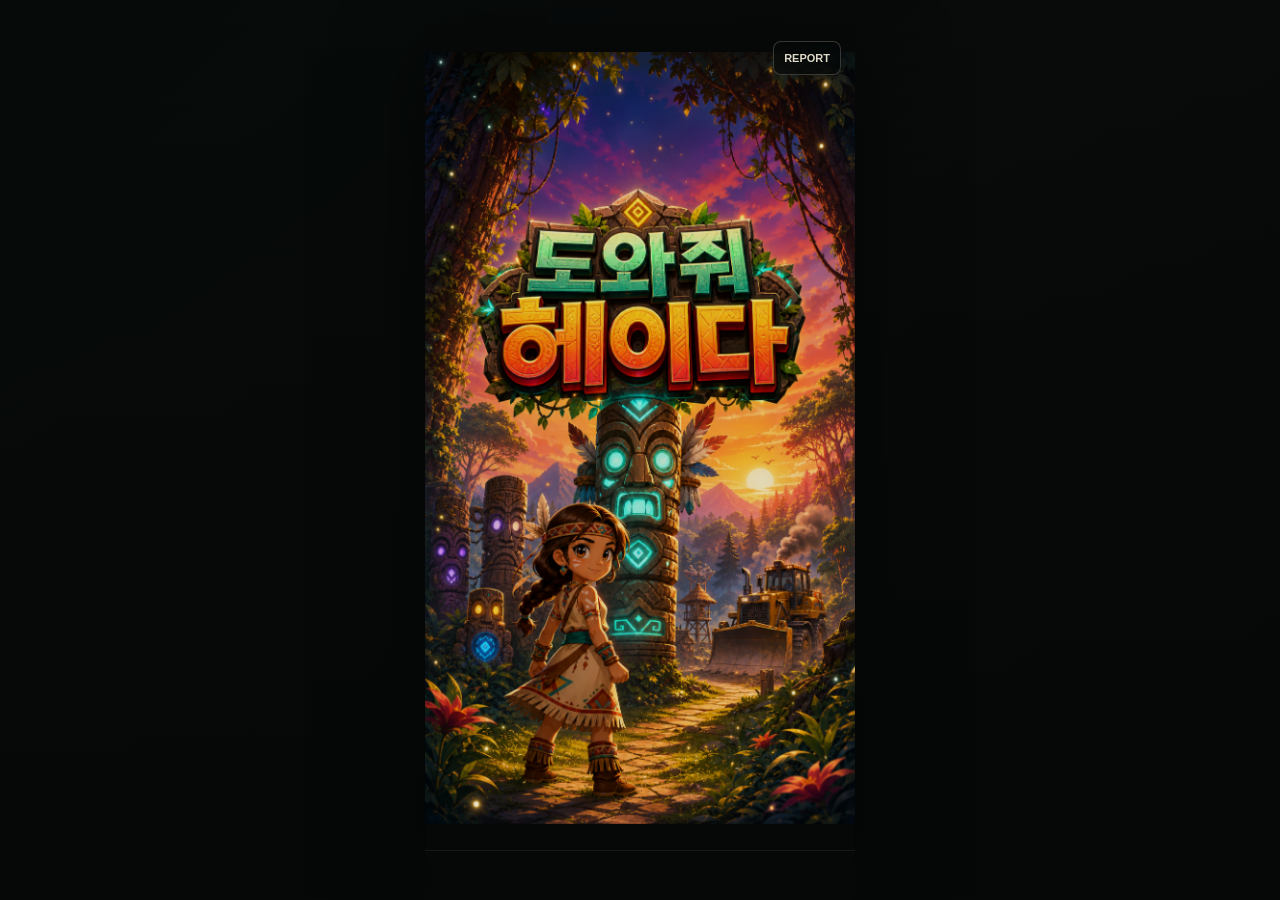
<file: index.html>
<!doctype html>
<html lang="ko">
  <head>
    <meta charset="utf-8">
    <meta name="viewport" content="width=device-width, initial-scale=1">
    <meta http-equiv="refresh" content="0; url=./games/help-me-heyda-modern/public/index.html">
    <title>도와줘 헤이다 2026</title>
    <style>
      body {
        display: grid;
        min-height: 100vh;
        margin: 0;
        place-items: center;
        background: #11130f;
        color: #f4f0df;
        font-family: Arial, "Apple SD Gothic Neo", "Malgun Gothic", sans-serif;
      }

      a {
        color: #f0d76c;
      }
    </style>
  </head>
  <body>
    <main>
      <p>도와줘 헤이다 2026으로 이동 중입니다.</p>
      <p><a href="./games/help-me-heyda-modern/public/index.html">바로 열기</a></p>
      <p><a href="./games/help-me-heyda/public/index.html">원작 복원판 보기</a></p>
    </main>
  </body>
</html>
</file>
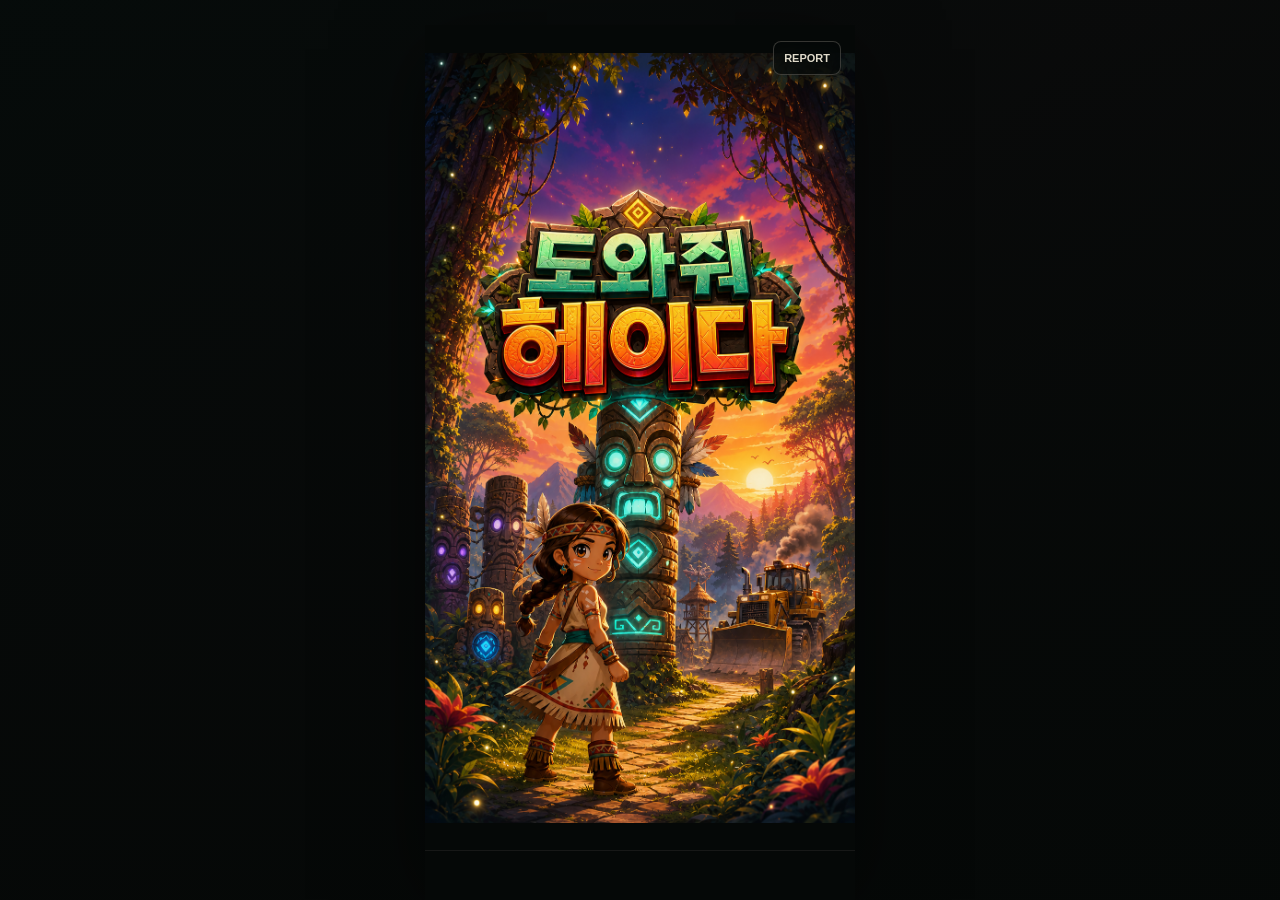
<file: games/help-me-heyda-modern/public/index.html>
<!doctype html>
<html lang="ko">
  <head>
    <meta charset="utf-8">
    <meta name="viewport" content="width=device-width, initial-scale=1, viewport-fit=cover">
    <meta name="theme-color" content="#050807">
    <meta name="mobile-web-app-capable" content="yes">
    <meta name="apple-mobile-web-app-capable" content="yes">
    <meta name="apple-mobile-web-app-title" content="도와줘 헤이다 2026">
    <link rel="manifest" href="manifest.webmanifest">
    <link rel="apple-touch-icon" href="assets/title_modi.png">
    <title>도와줘 헤이다 2026</title>
    <link rel="stylesheet" href="../src/styles.css">
  </head>
  <body>
    <main class="app" aria-label="도와줘 헤이다 2026">
      <canvas id="scene" aria-label="게임 화면"></canvas>
      <a
        class="report-link"
        href="report.html"
        aria-label="베타 오류 보고"
      >Report</a>

      <section class="screen intro is-active" data-screen="intro">
        <button class="title-mark" data-action="open-menu" aria-label="메인 메뉴로 이동">
          <img src="assets/title_modi.png" alt="도와줘 헤이다">
        </button>
      </section>

      <section class="screen menu" data-screen="menu">
        <div class="menu-art" aria-label="메인 메뉴">
          <img src="assets/menu-art-2026.png" alt="">
          <button class="menu-hotspot story" data-action="story" aria-label="스토리모드"></button>
          <button class="menu-hotspot survival" data-action="survival" aria-label="서바이벌모드"></button>
          <button class="menu-hotspot help" data-action="help" aria-label="도움말"></button>
          <button class="menu-hotspot option" data-action="option" aria-label="설정"></button>
        </div>
      </section>

      <section class="screen story-screen" data-screen="story">
        <figure class="story-cut">
          <img id="chapterImage" src="assets/story1.png" alt="">
        </figure>
        <div class="chapter-kicker" id="chapterKicker">Chapter 1</div>
        <h1 id="chapterTitle">토템을 깨우는 길</h1>
        <p id="chapterText"></p>
        <div class="story-actions">
          <button data-action="open-menu" aria-label="메인 메뉴로 돌아가기">Menu</button>
          <button data-action="prev-chapter" aria-label="이전 이야기">Prev</button>
          <button data-action="next-chapter" aria-label="다음 이야기">Next</button>
          <button class="primary-button" data-action="start-chapter">Start</button>
        </div>
      </section>

      <section class="screen story-choice-screen" data-screen="story-choice">
        <h1>스토리모드</h1>
        <p>저장된 진행 기록이 있습니다. 이어서 플레이하면 기록된 스테이지로 바로 이동하고, 처음부터 시작하면 스토리 장면부터 다시 봅니다.</p>
        <div class="story-choice-actions">
          <button class="primary-button" data-action="continue-story">이어하기</button>
          <button data-action="restart-story">처음부터</button>
          <button data-action="open-menu">Menu</button>
        </div>
      </section>

      <section class="screen survival-intro-screen" data-screen="survival-intro">
        <h1>서바이벌모드</h1>
        <p>불도저가 일정 시간마다 새 줄을 밀어 올립니다. 아래 수집줄에 같은 토템이 연속 4개 이상 모이면 즉시 사라지고, 콤보와 점수를 얻습니다.

수집줄 7칸이 다 찼는데 연속 4개가 없으면 그 줄이 그대로 위로 올라가 압박이 됩니다. Rush는 기다리지 않고 새 줄을 바로 부르는 버튼이며, 성공하면 보너스 점수를 얻지만 보드도 더 빨리 위험해집니다.</p>
        <div class="survival-intro-actions">
          <button data-action="open-menu">Menu</button>
          <button class="primary-button" data-action="start-survival">Start</button>
        </div>
      </section>

      <section class="screen help-screen" data-screen="help">
        <div class="help-demo" aria-label="게임 방법 예시 화면">
          <div class="help-demo-hud">
            <span><b>Time</b>86</span>
            <span><b>Score</b>1240</span>
            <span><b>Combo</b>2</span>
          </div>
          <div class="help-demo-actions" aria-label="플레이 중 버튼">
            <span>Pause</span>
            <span>Menu</span>
            <span>Rush</span>
          </div>
          <div class="help-board" aria-hidden="true">
            <div class="help-row">
              <span class="help-hero"></span>
              <span class="help-tile leaf"></span>
              <span class="help-tile sun"></span>
              <span class="help-tile wave"></span>
              <span class="help-tile mountain"></span>
              <span class="help-tile leaf"></span>
              <span class="help-tile cloud"></span>
            </div>
            <div class="help-row is-target">
              <span class="help-hero">헤</span>
              <span class="help-tile leaf is-push"></span>
              <span class="help-tile leaf"></span>
              <span class="help-tile sun"></span>
              <span class="help-tile wave"></span>
              <span class="help-tile mountain"></span>
              <span class="help-tile cloud"></span>
            </div>
            <div class="help-row">
              <span class="help-hero"></span>
              <span class="help-tile wave"></span>
              <span class="help-tile mountain"></span>
              <span class="help-tile sun"></span>
              <span class="help-tile cloud"></span>
              <span class="help-tile leaf"></span>
              <span class="help-tile wave"></span>
            </div>
            <div class="help-row help-bottom-row">
              <span class="help-hero"></span>
              <span class="help-tile leaf is-match"></span>
              <span class="help-tile leaf is-match"></span>
              <span class="help-tile leaf is-next"></span>
              <span class="help-slot"></span>
              <span class="help-slot"></span>
              <span class="help-slot"></span>
            </div>
            <span class="help-arrow">↓</span>
          </div>
        </div>
        <h1>게임 방법</h1>
        <div class="help-steps">
          <p><b>1</b> 원하는 줄을 터치하면 헤이다가 그 줄로 이동합니다.</p>
          <p><b>2</b> 같은 줄을 다시 터치하면 맨 앞 토템을 아래 수집줄로 밀어냅니다.</p>
          <p><b>3</b> 스토리모드는 스테이지마다 정해진 개수만큼 같은 토템을 모아 보드의 모든 토템을 없애면 클리어합니다.</p>
          <p><b>4</b> 서바이벌모드는 수집줄에 같은 토템이 연속 4개 이상 모이면 즉시 사라지고, 콤보 점수를 얻습니다.</p>
          <p><b>5</b> 서바이벌에서 수집줄이 가득 찼는데 연속 4개가 없으면 그 줄이 그대로 위로 올라갑니다.</p>
          <p><b>6</b> Rush는 새 줄을 바로 부르는 버튼입니다. 기다리는 시간을 줄여 보너스를 얻지만, 보드가 더 빨리 차오릅니다.</p>
        </div>
        <button class="primary-button" data-action="open-menu">Menu</button>
      </section>

      <section class="screen settings-screen" data-screen="settings">
        <h1 data-secret-stage-trigger>설정</h1>
        <p>미션모드가 개발 중입니다.</p>
        <button class="primary-button" data-action="open-menu">Menu</button>
      </section>

      <section class="screen pause-screen" data-screen="pause">
        <h1>Paused</h1>
        <p>잠시 멈췄습니다. 이어하기를 누르면 3초 뒤 다시 시작합니다.</p>
        <div class="pause-actions">
          <button class="primary-button" data-action="resume-play">Play</button>
          <button data-action="open-menu">Menu</button>
        </div>
      </section>

      <section class="hud" data-screen="play">
        <div>
          <span>Time</span>
          <b id="timeLabel">900</b>
        </div>
        <div>
          <span>Score</span>
          <b id="scoreLabel">0</b>
        </div>
        <div>
          <span>Combo</span>
          <b id="comboLabel">0</b>
        </div>
      </section>

      <section class="play-actions" aria-label="게임 조작">
        <button data-action="pause-play" aria-label="잠시 멈춤">Pause</button>
        <button data-action="open-menu" aria-label="메인 메뉴로 이동">Menu</button>
      </section>

      <section class="rush-actions" aria-label="서바이벌 러쉬">
        <button class="survival-rush-button" data-action="survival-rush" aria-label="서바이벌 라인 즉시 생성">Rush</button>
      </section>

      <section class="power-actions" aria-label="자연의 힘">
        <button class="power-button" data-action="leaf-cleanse" aria-label="잎의 정화">
          <span></span>
          <b>정화</b>
          <em id="leafPowerCount">0</em>
        </button>
      </section>
    </main>

    <!-- 하단 고정 광고 배너 -->
    <div class="ad-banner-wrap">
      <ins class="kakao_ad_area" style="display:none;"
        data-ad-unit="DAN-bo8WeBQGU9qgqnAN"
        data-ad-width="320"
        data-ad-height="50"></ins>
      <script type="text/javascript" src="//t1.kakaocdn.net/kas/static/ba.min.js" async></script>
    </div>

    <script src="../src/game2026.js"></script>
    <script>
      if ("serviceWorker" in navigator) {
        window.addEventListener("load", () => navigator.serviceWorker.register("sw.js").catch(() => {}));
      }
    </script>
  </body>
</html>
</file>
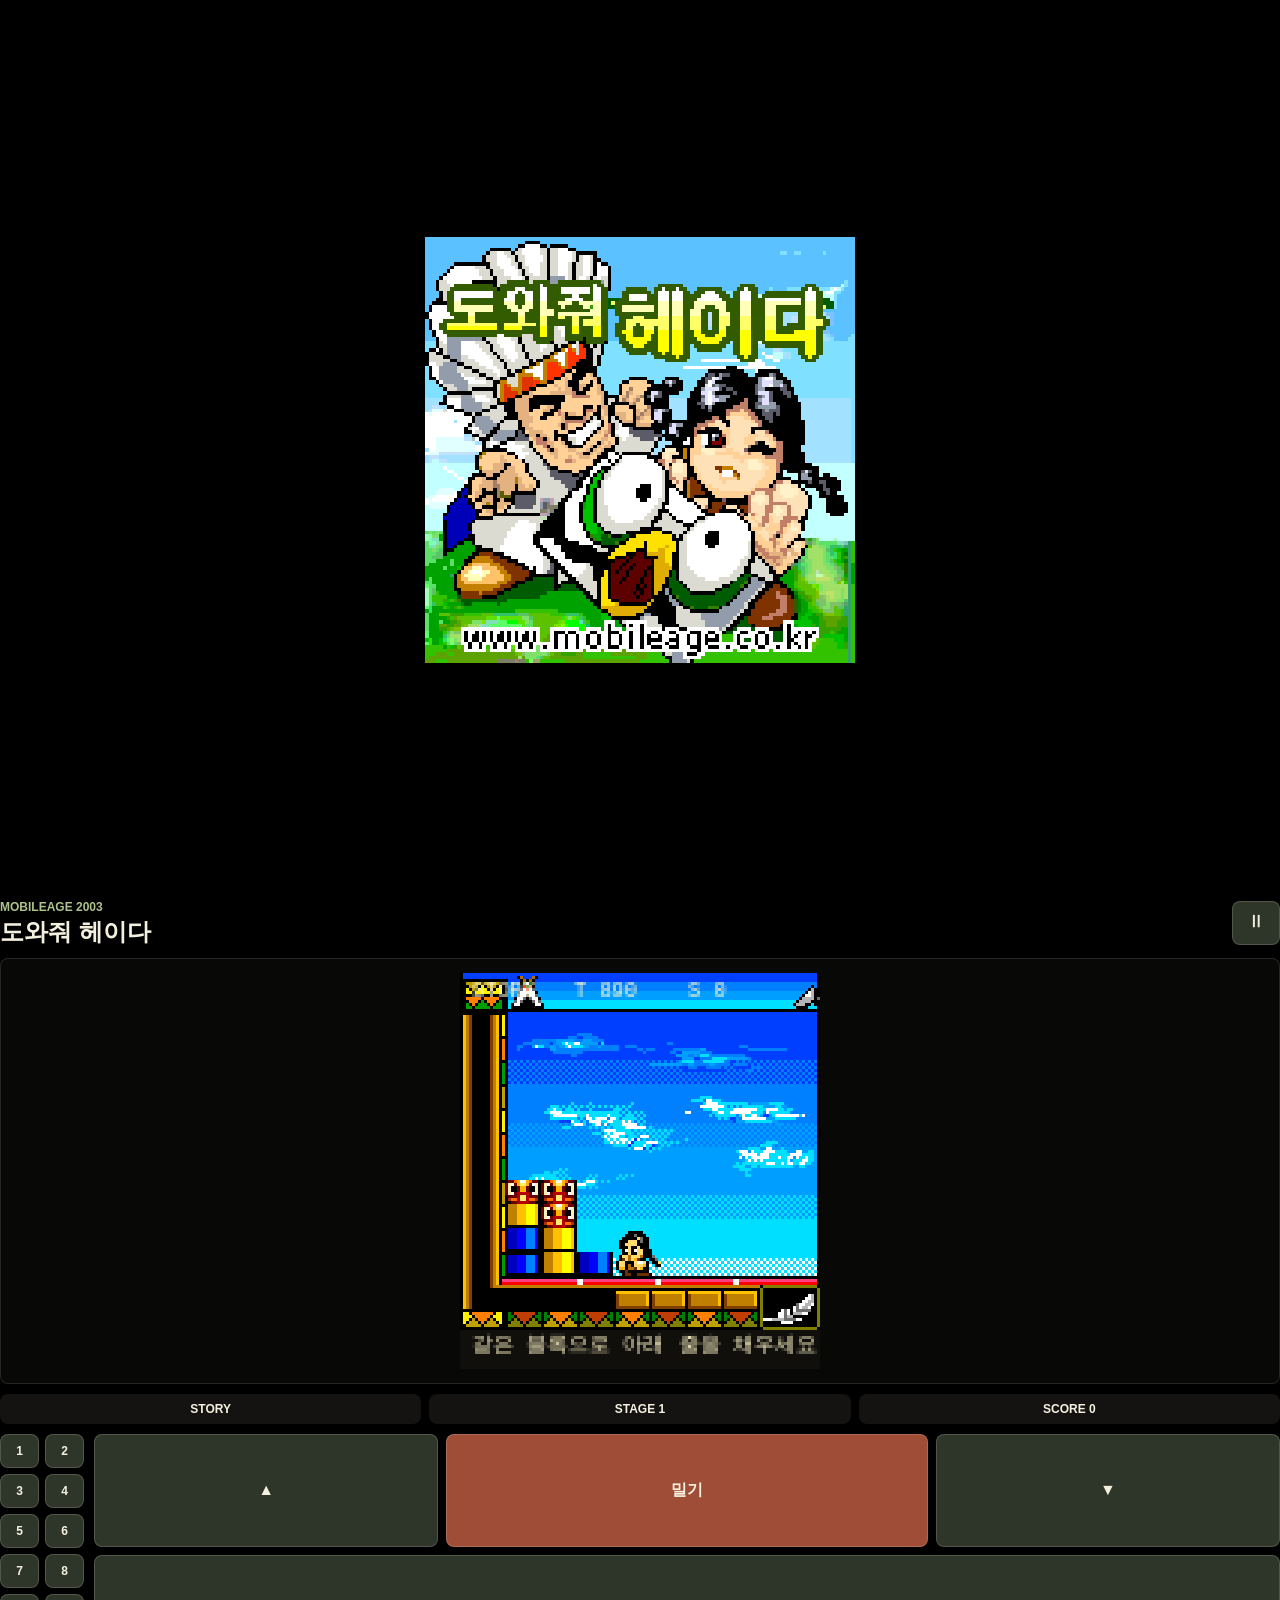
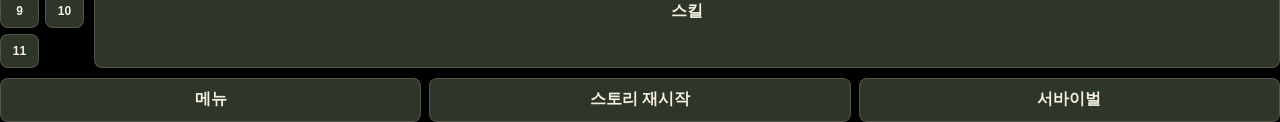
<file: games/help-me-heyda/public/index.html>
<!doctype html>
<html lang="ko">
  <head>
    <meta charset="utf-8">
    <meta name="viewport" content="width=device-width, initial-scale=1, viewport-fit=cover">
    <title>도와줘 헤이다</title>
    <link rel="stylesheet" href="../src/styles.css">
  </head>
  <body>
    <main class="app-shell">
      <section class="game-area view-intro" aria-label="도와줘 헤이다 게임 화면">
        <button class="intro-screen" id="introScreen" data-action="start" aria-label="타이틀 화면, 터치하면 메뉴로 이동">
          <img src="legacy/img/title.png" alt="도와줘 헤이다 타이틀">
        </button>

        <div class="main-menu" id="mainMenu" aria-label="메인 메뉴">
          <div class="dial-menu">
            <img class="dial-title" src="legacy/img/title.png" alt="도와줘 헤이다">
            <button class="dial-item story-item" data-action="open-story" aria-label="스토리모드">
              <img src="legacy/img/hero0.png" alt="">
              <span>스토리</span>
            </button>
            <button class="dial-item survival-item" data-action="start-survival" aria-label="서바이벌모드">
              <img src="legacy/img/s_hero0.png" alt="">
              <span>서바이벌</span>
            </button>
            <button class="dial-item help-item" data-action="show-help" aria-label="도움말">
              <img src="legacy/img/feather.png" alt="">
              <span>도움말</span>
            </button>
            <button class="dial-item option-item" data-action="show-options" aria-label="옵션">
              <img src="legacy/img/stone.png" alt="">
              <span>옵션</span>
            </button>
            <button class="dial-item rank-item" data-action="show-ranking" aria-label="랭킹 준비중">
              <img src="legacy/img/combo.png" alt="">
              <span>랭킹</span>
            </button>
          </div>
        </div>

        <div class="story-screen" id="storyScreen" aria-live="polite">
          <p class="eyebrow" id="storyEpisode">EPISODE 1</p>
          <h2 id="storyTitle">수목족의 위기</h2>
          <p id="storyText"></p>
          <div class="story-actions">
            <button data-action="back-menu">메뉴</button>
            <button class="primary-action" data-action="next-story" id="storyNext">다음</button>
          </div>
        </div>

        <div class="info-screen" id="infoScreen" aria-live="polite">
          <p class="eyebrow" id="infoEyebrow">HELP</p>
          <h2 id="infoTitle">도움말</h2>
          <p id="infoText"></p>
          <button data-action="back-menu">메뉴</button>
        </div>

        <div class="top-bar game-ui">
          <div>
            <p class="eyebrow">MobileAge 2003</p>
            <h1>도와줘 헤이다</h1>
          </div>
          <button class="icon-button" data-action="pause" aria-label="일시정지">Ⅱ</button>
        </div>

        <div class="screen-wrap game-ui">
          <canvas id="game" width="120" height="132" aria-label="게임 캔버스"></canvas>
        </div>

        <div class="status-strip game-ui" aria-live="polite">
          <span id="modeLabel">LOADING</span>
          <span id="stageLabel">STAGE 1</span>
          <span id="scoreLabel">SCORE 0</span>
        </div>

        <div class="touch-pad game-ui" aria-label="게임 조작">
          <div class="row-select" id="rowSelect"></div>
          <div class="actions">
            <button data-action="up" aria-label="위">▲</button>
            <button data-action="push" class="primary-action" aria-label="밀기">밀기</button>
            <button data-action="down" aria-label="아래">▼</button>
            <button data-action="skill" aria-label="스킬">스킬</button>
          </div>
        </div>

        <div class="menu-actions game-ui">
          <button data-action="back-menu">메뉴</button>
          <button data-action="story">스토리 재시작</button>
          <button data-action="survival">서바이벌</button>
        </div>
      </section>
    </main>
    <script type="module" src="../src/app.js"></script>
  </body>
</html>
</file>
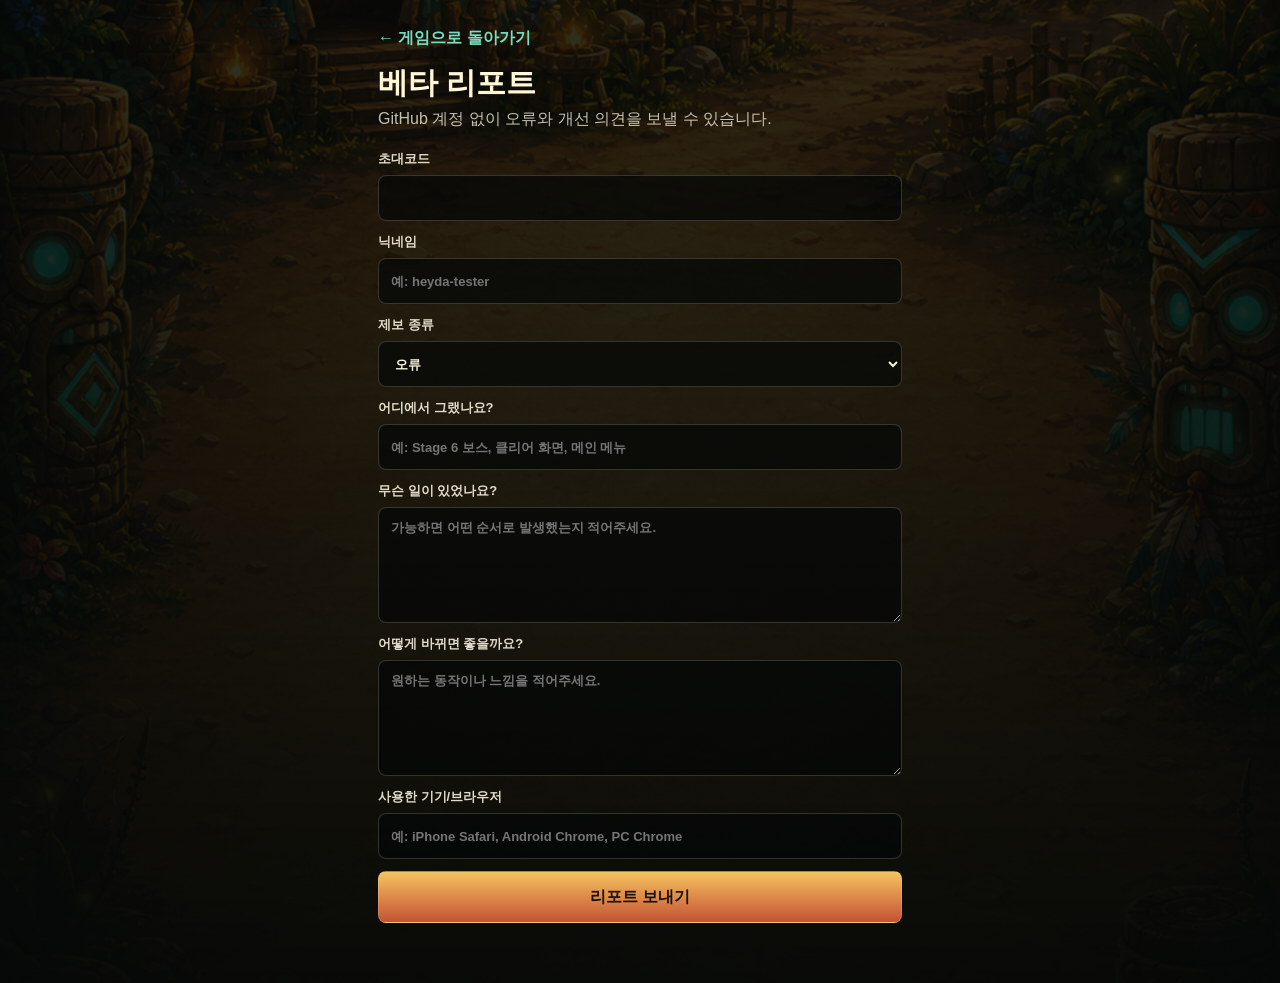
<file: games/help-me-heyda-modern/public/report.html>
<!doctype html>
<html lang="ko">
  <head>
    <meta charset="utf-8">
    <meta name="viewport" content="width=device-width, initial-scale=1, viewport-fit=cover">
    <meta name="theme-color" content="#050807">
    <title>베타 리포트 - 도와줘 헤이다 2026</title>
    <style>
      :root {
        color-scheme: dark;
        font-family: Inter, Arial, "Apple SD Gothic Neo", "Malgun Gothic", sans-serif;
        background: #050807;
        color: #f7f1df;
      }

      * {
        box-sizing: border-box;
      }

      body {
        min-height: 100svh;
        margin: 0;
        background:
          linear-gradient(180deg, rgba(5, 8, 7, 0.82), rgba(5, 8, 7, 0.98)),
          url("assets/background-forest-2026.png") center / cover;
      }

      main {
        width: min(100%, 560px);
        min-height: 100svh;
        margin: 0 auto;
        padding: max(28px, env(safe-area-inset-top)) 18px max(24px, env(safe-area-inset-bottom));
      }

      header {
        margin-bottom: 18px;
      }

      a {
        color: #79ddbf;
        font-weight: 900;
        text-decoration: none;
      }

      h1 {
        margin: 18px 0 8px;
        color: #fff7d8;
        font-size: 30px;
        line-height: 1.08;
      }

      p {
        margin: 0;
        color: rgba(247, 241, 223, 0.78);
        line-height: 1.55;
      }

      form {
        display: grid;
        gap: 12px;
      }

      label {
        display: grid;
        gap: 7px;
        color: rgba(247, 241, 223, 0.9);
        font-size: 13px;
        font-weight: 900;
      }

      input,
      select,
      textarea,
      button {
        width: 100%;
        border: 1px solid rgba(247, 241, 223, 0.18);
        border-radius: 8px;
        background: rgba(5, 8, 7, 0.72);
        color: #f7f1df;
        font: inherit;
        letter-spacing: 0;
      }

      input,
      select,
      textarea {
        min-height: 46px;
        padding: 11px 12px;
      }

      textarea {
        min-height: 116px;
        resize: vertical;
      }

      button {
        min-height: 52px;
        background: linear-gradient(180deg, rgba(255, 203, 98, 0.96), rgba(205, 85, 56, 0.96));
        color: #1b100b;
        font-weight: 1000;
      }

      button:disabled {
        opacity: 0.55;
      }

      .honeypot {
        position: absolute;
        left: -9999px;
        opacity: 0;
      }

      .status {
        min-height: 24px;
        color: #79ddbf;
        font-weight: 900;
      }

      .status.is-error {
        color: #ff9a8a;
      }
    </style>
  </head>
  <body>
    <main>
      <header>
        <a href="index.html">← 게임으로 돌아가기</a>
        <h1>베타 리포트</h1>
        <p>GitHub 계정 없이 오류와 개선 의견을 보낼 수 있습니다.</p>
      </header>

      <form id="reportForm">
        <label>
          초대코드
          <input name="inviteCode" autocomplete="off" required>
        </label>
        <label>
          닉네임
          <input name="nickname" autocomplete="nickname" placeholder="예: heyda-tester">
        </label>
        <label>
          제보 종류
          <select name="kind">
            <option>오류</option>
            <option>개선</option>
            <option>밸런스</option>
            <option>사운드</option>
            <option>화면</option>
          </select>
        </label>
        <label>
          어디에서 그랬나요?
          <input name="area" placeholder="예: Stage 6 보스, 클리어 화면, 메인 메뉴">
        </label>
        <label>
          무슨 일이 있었나요?
          <textarea name="description" required placeholder="가능하면 어떤 순서로 발생했는지 적어주세요."></textarea>
        </label>
        <label>
          어떻게 바뀌면 좋을까요?
          <textarea name="expected" placeholder="원하는 동작이나 느낌을 적어주세요."></textarea>
        </label>
        <label>
          사용한 기기/브라우저
          <input name="device" placeholder="예: iPhone Safari, Android Chrome, PC Chrome">
        </label>
        <label class="honeypot">
          Website
          <input name="website" tabindex="-1" autocomplete="off">
        </label>
        <button type="submit">리포트 보내기</button>
        <div class="status" id="status" role="status"></div>
      </form>
    </main>

    <script>
      const form = document.querySelector("#reportForm");
      const status = document.querySelector("#status");

      form.addEventListener("submit", async (event) => {
        event.preventDefault();
        status.classList.remove("is-error");
        status.textContent = "전송 중입니다...";
        const button = form.querySelector("button");
        button.disabled = true;

        const formData = new FormData(form);
        const payload = Object.fromEntries(formData.entries());
        payload.url = document.referrer || location.href;
        payload.userAgent = navigator.userAgent;
        payload.viewport = `${window.innerWidth}x${window.innerHeight}`;

        try {
          const response = await fetch("/api/beta-report", {
            method: "POST",
            headers: { "Content-Type": "application/json" },
            body: JSON.stringify(payload)
          });
          const result = await response.json();
          if (!response.ok || !result.ok) throw new Error(result.message || "전송에 실패했습니다.");
          form.reset();
          status.textContent = "접수되었습니다. 테스트 감사합니다.";
        } catch (error) {
          status.classList.add("is-error");
          status.textContent = error.message || "전송에 실패했습니다.";
        } finally {
          button.disabled = false;
        }
      });
    </script>
  </body>
</html>
</file>
<file: games/help-me-heyda-modern/src/styles.css>
:root {
  --ad-h: 50px;
  color-scheme: dark;
  font-family: Inter, Arial, "Apple SD Gothic Neo", "Malgun Gothic", sans-serif;
  background: #050807;
  color: #f7f1df;
}

* {
  box-sizing: border-box;
}

html,
body {
  min-height: 100%;
}

body {
  display: grid;
  min-height: 100svh;
  margin: 0;
  place-items: center;
  overflow: hidden;
  background:
    linear-gradient(180deg, rgba(5, 8, 7, 0.88), rgba(5, 8, 7, 0.98)),
    linear-gradient(140deg, #0a211f 0%, #281a21 48%, #101410 100%);
}

button {
  min-height: 48px;
  border: 1px solid rgba(247, 241, 223, 0.18);
  border-radius: 8px;
  background: rgba(19, 31, 28, 0.82);
  color: #f7f1df;
  font: inherit;
  font-weight: 800;
  letter-spacing: 0;
  touch-action: manipulation;
  box-shadow: 0 10px 24px rgba(0, 0, 0, 0.24);
}

button:active {
  transform: translateY(1px) scale(0.99);
}

button:disabled {
  cursor: not-allowed;
  opacity: 0.42;
  transform: none;
}

.app {
  position: relative;
  width: min(100vw, 430px);
  height: calc(min(100svh, 932px) - var(--ad-h));
  min-height: calc(min(100svh, 740px) - var(--ad-h));
  overflow: hidden;
  background: #050807;
  box-shadow: 0 24px 80px rgba(0, 0, 0, 0.54);
  isolation: isolate;
}

#scene {
  position: absolute;
  inset: 0;
  width: 100%;
  height: 100%;
}

.report-link {
  position: absolute;
  z-index: 4;
  top: max(16px, env(safe-area-inset-top));
  right: 14px;
  display: grid;
  min-width: 62px;
  min-height: 34px;
  place-items: center;
  padding: 0 10px;
  border: 1px solid rgba(247, 241, 223, 0.2);
  border-radius: 8px;
  background: rgba(5, 8, 7, 0.58);
  color: rgba(247, 241, 223, 0.9);
  font-size: 11px;
  font-weight: 900;
  letter-spacing: 0;
  text-decoration: none;
  text-transform: uppercase;
  backdrop-filter: blur(10px);
}

.report-link:active {
  transform: translateY(1px) scale(0.99);
}

.app.is-playing .report-link {
  top: max(78px, calc(env(safe-area-inset-top) + 76px));
  min-width: 48px;
  min-height: 26px;
  padding: 0 8px;
  font-size: 9px;
}

.screen,
.hud,
.play-actions,
.rush-actions,
.power-actions {
  position: absolute;
  z-index: 2;
}

.screen {
  inset: 0;
  display: none;
  padding: max(28px, env(safe-area-inset-top)) 22px max(52px, env(safe-area-inset-bottom));
}

.screen.is-active {
  display: grid;
}

.intro {
  place-items: stretch;
  padding-left: 0;
  padding-right: 0;
  background: #050807;
}

.title-mark {
  display: grid;
  width: 100%;
  height: 100%;
  justify-items: center;
  align-items: stretch;
  overflow: hidden;
  padding: 0;
  border: 0;
  border-radius: 0;
  background: transparent;
  box-shadow: none;
  animation: titleRise 900ms cubic-bezier(0.2, 0.8, 0.2, 1) both;
}

.title-mark img {
  display: block;
  width: 100%;
  height: 100%;
  object-fit: cover;
  object-position: center;
  filter: drop-shadow(0 18px 20px rgba(0, 0, 0, 0.55));
}

.primary-button {
  background: linear-gradient(180deg, rgba(255, 203, 98, 0.96), rgba(205, 85, 56, 0.96));
  color: #1b100b;
}

.menu {
  place-items: stretch;
  padding: 0;
  background: #050807;
}

.menu-art {
  position: relative;
  width: 100%;
  height: 100%;
  overflow: hidden;
  animation: dialIn 520ms cubic-bezier(0.2, 0.8, 0.2, 1) both;
}

.menu-art img {
  width: 100%;
  height: 100%;
  object-fit: cover;
  object-position: center;
  display: block;
}

.menu-hotspot {
  position: absolute;
  min-height: 0;
  padding: 0;
  border: 0;
  border-radius: 50%;
  background: transparent;
  box-shadow: none;
}

.menu-hotspot:active {
  background: rgba(247, 193, 95, 0.1);
}

.menu-hotspot.story {
  left: 8%;
  top: 41%;
  width: 41%;
  height: 19%;
}

.menu-hotspot.survival {
  right: 7%;
  top: 41%;
  width: 41%;
  height: 19%;
}

.menu-hotspot.help {
  left: 8%;
  top: 65%;
  width: 41%;
  height: 19%;
}

.menu-hotspot.option {
  right: 7%;
  top: 65%;
  width: 41%;
  height: 19%;
}

.story-screen,
.story-choice-screen,
.survival-intro-screen,
.help-screen,
.settings-screen,
.pause-screen {
  align-content: end;
  gap: 12px;
  background: linear-gradient(180deg, rgba(5, 8, 7, 0.04), rgba(5, 8, 7, 0.88) 42%, rgba(5, 8, 7, 0.98));
}

.help-screen {
  align-content: start;
  overflow-y: auto;
  background:
    linear-gradient(180deg, rgba(5, 8, 7, 0.18), rgba(5, 8, 7, 0.9) 48%, rgba(5, 8, 7, 0.98)),
    radial-gradient(circle at 28% 18%, rgba(121, 221, 191, 0.14), transparent 34%);
}

.story-cut {
  align-self: start;
  width: 100%;
  margin: 0;
  aspect-ratio: 16 / 10;
  overflow: hidden;
  border: 1px solid rgba(247, 241, 223, 0.16);
  border-radius: 8px;
  background: rgba(5, 8, 7, 0.5);
  box-shadow: 0 18px 40px rgba(0, 0, 0, 0.36);
}

.story-cut img {
  width: 100%;
  height: 100%;
  object-fit: cover;
  animation: storyDrift 6400ms ease-in-out infinite alternate;
}

.chapter-kicker {
  color: #79ddbf;
  font-size: 13px;
  font-weight: 900;
  line-height: 1.35;
  text-transform: uppercase;
}

.story-screen h1,
.story-choice-screen h1,
.survival-intro-screen h1,
.help-screen h1,
.settings-screen h1,
.pause-screen h1 {
  margin: 0;
  font-size: 36px;
  line-height: 1.08;
}

.story-screen p,
.story-choice-screen p,
.survival-intro-screen p,
.help-screen p,
.settings-screen p,
.pause-screen p {
  min-height: 140px;
  margin: 0;
  color: rgba(247, 241, 223, 0.86);
  font-size: 17px;
  line-height: 1.58;
  white-space: pre-line;
  word-break: keep-all;
}

.help-demo {
  position: relative;
  display: grid;
  gap: 10px;
  width: 100%;
  padding: 10px;
  border: 1px solid rgba(247, 241, 223, 0.16);
  border-radius: 8px;
  background:
    linear-gradient(180deg, rgba(21, 45, 39, 0.78), rgba(6, 14, 12, 0.82)),
    url("../public/assets/background-forest-2026.png") center / cover;
  box-shadow: 0 18px 40px rgba(0, 0, 0, 0.34);
}

.help-demo::before {
  content: "";
  position: absolute;
  inset: 0;
  border-radius: inherit;
  background: linear-gradient(180deg, rgba(5, 8, 7, 0.26), rgba(5, 8, 7, 0.62));
}

.help-demo > * {
  position: relative;
  z-index: 1;
}

.help-demo-hud {
  display: grid;
  grid-template-columns: repeat(3, minmax(0, 1fr));
  gap: 7px;
}

.help-demo-hud span {
  display: grid;
  min-height: 46px;
  align-content: center;
  padding: 7px 8px;
  border: 1px solid rgba(247, 193, 95, 0.22);
  border-radius: 8px;
  background: rgba(5, 8, 7, 0.62);
  color: #f7f1df;
  font-size: 18px;
  font-weight: 900;
  line-height: 1.05;
}

.help-demo-hud b {
  color: rgba(247, 193, 95, 0.78);
  font-size: 9px;
  text-transform: uppercase;
}

.help-demo-actions {
  display: flex;
  gap: 6px;
}

.help-demo-actions span {
  display: grid;
  min-width: 48px;
  min-height: 26px;
  place-items: center;
  padding: 0 7px;
  border: 1px solid rgba(247, 241, 223, 0.2);
  border-radius: 8px;
  background: rgba(5, 8, 7, 0.58);
  color: rgba(247, 241, 223, 0.9);
  font-size: 9px;
  font-weight: 900;
  text-transform: uppercase;
}

.help-board {
  position: relative;
  display: grid;
  gap: 5px;
  padding: 8px;
  border-radius: 8px;
  background: rgba(5, 8, 7, 0.5);
}

.help-row {
  display: grid;
  grid-template-columns: 28px repeat(6, minmax(0, 1fr));
  gap: 5px;
  align-items: center;
  min-height: 30px;
  padding: 3px;
  border-radius: 8px;
}

.help-row.is-target {
  outline: 2px solid rgba(121, 221, 191, 0.78);
  background: rgba(121, 221, 191, 0.14);
}

.help-bottom-row {
  margin-top: 6px;
  border-top: 1px dashed rgba(247, 241, 223, 0.24);
  padding-top: 8px;
}

.help-hero,
.help-tile,
.help-slot {
  display: grid;
  width: 100%;
  aspect-ratio: 1;
  place-items: center;
  border-radius: 8px;
}

.help-hero {
  background: rgba(247, 193, 95, 0.92);
  color: #1b100b;
  font-size: 12px;
  font-weight: 900;
}

.help-hero:empty {
  background: transparent;
}

.help-tile {
  border: 1px solid rgba(255, 255, 255, 0.18);
  box-shadow: inset 0 2px 0 rgba(255, 255, 255, 0.18);
}

.help-tile.leaf {
  background: linear-gradient(180deg, #7be495, #287f55);
}

.help-tile.sun {
  background: linear-gradient(180deg, #ffd36e, #cb6e28);
}

.help-tile.wave {
  background: linear-gradient(180deg, #81d7ff, #27689c);
}

.help-tile.mountain {
  background: linear-gradient(180deg, #b39a72, #65523b);
}

.help-tile.cloud {
  background: linear-gradient(180deg, #f2f4ec, #8d98a0);
}

.help-tile.is-push {
  transform: translateY(4px);
  box-shadow:
    0 0 0 2px rgba(247, 193, 95, 0.72),
    inset 0 2px 0 rgba(255, 255, 255, 0.18);
}

.help-tile.is-match {
  box-shadow:
    0 0 16px rgba(121, 221, 191, 0.72),
    inset 0 2px 0 rgba(255, 255, 255, 0.18);
}

.help-tile.is-next {
  opacity: 0.82;
}

.help-slot {
  border: 1px dashed rgba(247, 241, 223, 0.24);
  background: rgba(255, 255, 255, 0.04);
}

.help-arrow {
  position: absolute;
  left: 23%;
  top: 42%;
  display: grid;
  width: 28px;
  height: 52px;
  place-items: center;
  border-radius: 999px;
  background: rgba(247, 193, 95, 0.9);
  color: #1b100b;
  font-size: 24px;
  font-weight: 900;
  box-shadow: 0 8px 18px rgba(0, 0, 0, 0.32);
}

.help-steps {
  display: grid;
  gap: 8px;
}

.help-steps p {
  display: grid;
  grid-template-columns: 28px 1fr;
  gap: 9px;
  min-height: 0;
  align-items: start;
  font-size: 14px;
  line-height: 1.46;
}

.help-steps b {
  display: grid;
  width: 28px;
  height: 28px;
  place-items: center;
  border-radius: 8px;
  background: rgba(247, 193, 95, 0.9);
  color: #1b100b;
  font-size: 13px;
  line-height: 1;
}

.story-actions {
  display: grid;
  grid-template-columns: repeat(4, minmax(0, 1fr));
  gap: 10px;
}

.story-choice-actions,
.survival-intro-actions {
  display: grid;
  grid-template-columns: 1.25fr 1fr 0.75fr;
  gap: 10px;
}

.story-actions button {
  min-width: 0;
  padding: 0 8px;
  font-size: 14px;
}

.story-choice-actions button,
.survival-intro-actions button {
  min-width: 0;
  padding: 0 8px;
  font-size: 14px;
}

.survival-intro-actions {
  grid-template-columns: 0.85fr 1.35fr;
}

.settings-grid {
  display: grid;
  grid-template-columns: 1fr 1fr;
  gap: 10px;
}

.pause-actions {
  display: grid;
  grid-template-columns: 1.35fr 1fr;
  gap: 10px;
}

.hud {
  top: max(16px, env(safe-area-inset-top));
  left: 14px;
  right: 14px;
  display: none;
  grid-template-columns: 1.1fr 1fr 1fr;
  gap: 10px;
}

.hud div {
  display: grid;
  min-height: 58px;
  align-content: center;
  padding: 9px 11px;
  border: 1px solid rgba(247, 193, 95, 0.22);
  border-radius: 8px;
  background:
    linear-gradient(180deg, rgba(21, 45, 39, 0.74), rgba(6, 14, 12, 0.72)),
    radial-gradient(circle at top left, rgba(247, 193, 95, 0.18), transparent 52%);
  box-shadow:
    inset 0 1px 0 rgba(255, 255, 255, 0.08),
    0 12px 24px rgba(0, 0, 0, 0.24);
  backdrop-filter: blur(12px);
}

.hud span {
  color: rgba(247, 193, 95, 0.78);
  font-size: 10px;
  font-weight: 900;
  text-transform: uppercase;
}

.hud b {
  color: #f7f1df;
  font-size: 20px;
  line-height: 1.05;
}

.app.is-playing .hud {
  display: grid;
}

.play-actions {
  top: max(78px, calc(env(safe-area-inset-top) + 76px));
  left: 14px;
  display: none;
  grid-template-columns: 1fr 1fr;
  gap: 6px;
}

.play-actions button {
  min-width: 48px;
  min-height: 26px;
  padding: 0 7px;
  border-color: rgba(247, 241, 223, 0.2);
  background: rgba(5, 8, 7, 0.58);
  color: rgba(247, 241, 223, 0.9);
  font-size: 9px;
  text-transform: uppercase;
  backdrop-filter: blur(10px);
}

.app.is-playing .play-actions {
  display: grid;
}

.rush-actions {
  right: 14px;
  bottom: max(54px, calc(env(safe-area-inset-bottom) + 44px));
  display: none;
}

.app.is-survival .rush-actions {
  display: block;
}

.survival-rush-button {
  min-width: 82px;
  min-height: 40px;
  padding: 0 12px;
  border-color: rgba(121, 221, 191, 0.48);
  background: linear-gradient(180deg, rgba(24, 75, 55, 0.76), rgba(5, 18, 14, 0.72));
  color: #79ddbf;
  font-size: 11px;
  text-transform: uppercase;
  backdrop-filter: blur(10px);
}

.power-actions {
  right: 14px;
  bottom: max(54px, calc(env(safe-area-inset-bottom) + 44px));
  display: none;
}

.power-button {
  display: grid;
  grid-template-columns: 24px auto 18px;
  gap: 6px;
  align-items: center;
  min-width: 104px;
  min-height: 38px;
  padding: 0 9px;
  border-color: rgba(121, 221, 191, 0.46);
  background:
    linear-gradient(180deg, rgba(24, 75, 55, 0.82), rgba(5, 18, 14, 0.78)),
    radial-gradient(circle at 14px 12px, rgba(121, 221, 191, 0.42), transparent 44%);
  color: #f7f1df;
  font-size: 10px;
  text-transform: uppercase;
  backdrop-filter: blur(10px);
}

.power-button span {
  width: 22px;
  height: 22px;
  border-radius: 50%;
  background:
    radial-gradient(circle at 55% 35%, #dfffd3 0 12%, transparent 13%),
    linear-gradient(135deg, transparent 44%, rgba(5, 18, 14, 0.54) 45% 51%, transparent 52%),
    #79ddbf;
  box-shadow: 0 0 16px rgba(121, 221, 191, 0.45);
  transform: rotate(-24deg);
}

.power-button b,
.power-button em {
  font-style: normal;
  line-height: 1;
}

.power-button em {
  display: grid;
  min-width: 18px;
  height: 18px;
  place-items: center;
  border-radius: 50%;
  background: rgba(247, 193, 95, 0.18);
  color: #f7c15f;
}

.app.is-playing.has-leaf-power .power-actions {
  display: block;
}

.app.is-cleansing .power-button {
  border-color: rgba(247, 193, 95, 0.72);
  box-shadow:
    0 0 0 2px rgba(247, 193, 95, 0.16),
    0 0 22px rgba(121, 221, 191, 0.28);
}

.app.has-result .hud,
.app.has-result .play-actions,
.app.has-result .rush-actions,
.app.has-result .power-actions,
.app.has-result .report-link {
  display: none;
}

.ad-banner-wrap {
  position: fixed;
  bottom: 0;
  left: 50%;
  transform: translateX(-50%);
  width: min(100vw, 430px);
  height: var(--ad-h);
  display: flex;
  align-items: center;
  justify-content: center;
  background: #050807;
  border-top: 1px solid rgba(247, 241, 223, 0.07);
  z-index: 100;
}


@keyframes titleRise {
  from {
    opacity: 0;
    transform: scale(1.04);
  }

  to {
    opacity: 1;
    transform: scale(1);
  }
}

@keyframes dialIn {
  from {
    opacity: 0;
    transform: scale(0.82) rotate(-18deg);
  }

  to {
    opacity: 1;
    transform: scale(1) rotate(0);
  }
}

@keyframes storyDrift {
  from {
    transform: scale(1.02) translate3d(-1.5%, -1%, 0);
  }

  to {
    transform: scale(1.08) translate3d(1.5%, 1%, 0);
  }
}

@media (max-height: 780px) {
  .app {
    min-height: calc(100svh - var(--ad-h));
  }

  .story-screen h1,
  .story-choice-screen h1,
  .survival-intro-screen h1,
  .help-screen h1 {
    font-size: 30px;
  }

  .story-screen p,
  .story-choice-screen p,
  .survival-intro-screen p,
  .help-screen p {
    min-height: 80px;
    font-size: 15px;
  }

  .help-steps p {
    min-height: 0;
    font-size: 13px;
  }

  .help-demo {
    gap: 8px;
    padding: 8px;
  }

  .help-row {
    min-height: 26px;
  }

  .story-actions {
    gap: 8px;
  }

  .story-actions button {
    font-size: 12px;
  }
}
</file>
<file: games/help-me-heyda/src/styles.css>
:root {
  color-scheme: dark;
  font-family: Arial, "Apple SD Gothic Neo", "Malgun Gothic", sans-serif;
  background: #11130f;
  color: #f4f0df;
}

* {
  box-sizing: border-box;
}

body {
  min-height: 100vh;
  margin: 0;
  background:
    radial-gradient(circle at 50% 0%, rgba(116, 143, 98, 0.32), transparent 34rem),
    linear-gradient(160deg, #14160f 0%, #262c22 45%, #151713 100%);
}

body:has(.view-intro) {
  background: #000;
}

button {
  min-height: 44px;
  border: 1px solid rgba(244, 240, 223, 0.18);
  border-radius: 8px;
  background: #2e3529;
  color: #f4f0df;
  font: inherit;
  font-weight: 700;
  touch-action: manipulation;
}

button.intro-screen {
  width: 100vw;
  min-height: 100svh;
  border: 0;
  background: transparent;
  padding: 0;
  place-items: center;
  transform: none;
}

button:active,
button.is-active {
  transform: translateY(1px);
  background: #556a43;
}

.app-shell {
  display: grid;
  min-height: 100vh;
  place-items: center;
  padding: 18px;
}

body:has(.view-intro) .app-shell {
  padding: 0;
}

.game-area {
  position: relative;
  width: min(100%, 440px);
}

.game-area.view-intro {
  width: 100vw;
  max-width: none;
}

.intro-screen,
.main-menu,
.story-screen,
.info-screen,
.game-ui {
  display: none;
}

.view-intro .intro-screen,
.view-menu .main-menu,
.view-story .story-screen,
.view-info .info-screen {
  display: grid;
}

.view-game .game-ui {
  display: grid;
}

.view-game .top-bar {
  display: flex;
}

.intro-screen,
.main-menu,
.story-screen,
.info-screen {
  min-height: min(760px, calc(100vh - 36px));
  align-content: center;
  gap: 20px;
}

.intro-screen img {
  width: min(96vw, 430px);
  height: auto;
  max-height: 88svh;
  object-fit: contain;
  justify-self: center;
  border: 0;
  border-radius: 0;
  image-rendering: pixelated;
  image-rendering: crisp-edges;
  box-shadow: none;
}

.dial-menu {
  position: relative;
  width: min(100%, 380px);
  aspect-ratio: 1;
  justify-self: center;
  border: 1px solid rgba(244, 240, 223, 0.14);
  border-radius: 50%;
  background:
    radial-gradient(circle, rgba(244, 240, 223, 0.12) 0 28%, transparent 29%),
    radial-gradient(circle, rgba(159, 77, 54, 0.22), rgba(8, 9, 7, 0.82) 68%);
  box-shadow: 0 20px 52px rgba(0, 0, 0, 0.42);
}

.dial-title {
  position: absolute;
  inset: 50% auto auto 50%;
  width: 43%;
  image-rendering: pixelated;
  image-rendering: crisp-edges;
  transform: translate(-50%, -50%);
}

.dial-item {
  position: absolute;
  display: grid;
  width: 92px;
  min-height: 82px;
  place-items: center;
  gap: 4px;
  padding: 8px 6px;
  background: rgba(46, 53, 41, 0.92);
}

.dial-item img {
  max-width: 42px;
  max-height: 34px;
  image-rendering: pixelated;
  image-rendering: crisp-edges;
}

.dial-item span {
  font-size: 13px;
  line-height: 1;
}

.story-item {
  left: 50%;
  top: 4%;
  transform: translateX(-50%);
}

.survival-item {
  right: 2%;
  top: 35%;
}

.help-item {
  right: 13%;
  bottom: 5%;
}

.option-item {
  left: 13%;
  bottom: 5%;
}

.rank-item {
  left: 2%;
  top: 35%;
}

.story-screen,
.info-screen {
  padding: 18px;
  border: 1px solid rgba(244, 240, 223, 0.14);
  border-radius: 8px;
  background: rgba(8, 9, 7, 0.82);
  box-shadow: 0 20px 52px rgba(0, 0, 0, 0.34);
}

.story-screen h2,
.info-screen h2 {
  margin: 0;
  font-size: 24px;
}

.story-screen p,
.info-screen p {
  margin: 0;
  line-height: 1.65;
  white-space: pre-line;
}

.story-actions {
  display: grid;
  grid-template-columns: 1fr 1fr;
  gap: 8px;
}

.top-bar {
  display: flex;
  align-items: center;
  justify-content: space-between;
  gap: 12px;
  margin-bottom: 12px;
}

.eyebrow {
  margin: 0 0 4px;
  color: #adc28c;
  font-size: 12px;
  font-weight: 700;
  letter-spacing: 0;
  text-transform: uppercase;
}

h1 {
  margin: 0;
  font-size: 24px;
  line-height: 1.15;
}

.icon-button {
  width: 48px;
  min-width: 48px;
  padding: 0;
}

.screen-wrap {
  display: grid;
  place-items: center;
  width: 100%;
  padding: 14px;
  border: 1px solid rgba(244, 240, 223, 0.12);
  border-radius: 8px;
  background: #080907;
  box-shadow: 0 18px 48px rgba(0, 0, 0, 0.34);
}

canvas {
  width: min(100%, 360px);
  aspect-ratio: 120 / 132;
  image-rendering: pixelated;
  image-rendering: crisp-edges;
  background: #000;
}

.status-strip {
  display: grid;
  grid-template-columns: 1fr 1fr 1fr;
  gap: 8px;
  margin: 10px 0;
  font-size: 12px;
  font-weight: 700;
}

.status-strip span {
  min-width: 0;
  overflow: hidden;
  padding: 8px 10px;
  border-radius: 8px;
  background: rgba(244, 240, 223, 0.08);
  text-align: center;
  text-overflow: ellipsis;
  white-space: nowrap;
}

.touch-pad {
  display: grid;
  grid-template-columns: 84px 1fr;
  gap: 10px;
}

.row-select {
  display: grid;
  grid-template-columns: 1fr 1fr;
  gap: 6px;
}

.row-select button {
  min-height: 34px;
  padding: 0;
  font-size: 12px;
}

.actions {
  display: grid;
  grid-template-columns: 1fr 1.4fr 1fr;
  gap: 8px;
}

.actions button {
  min-width: 0;
}

.actions [data-action="skill"] {
  grid-column: 1 / -1;
}

.primary-action {
  background: #9f4d36;
}

.menu-actions {
  display: grid;
  grid-template-columns: repeat(3, 1fr);
  gap: 8px;
  margin-top: 10px;
}

@media (max-width: 360px) {
  .app-shell {
    padding: 10px;
  }

  h1 {
    font-size: 20px;
  }

  .screen-wrap {
    padding: 10px;
  }

  .dial-item {
    width: 78px;
    min-height: 72px;
  }

  .dial-item img {
    max-width: 34px;
    max-height: 28px;
  }

  .dial-item span {
    font-size: 12px;
  }
}
</file>
